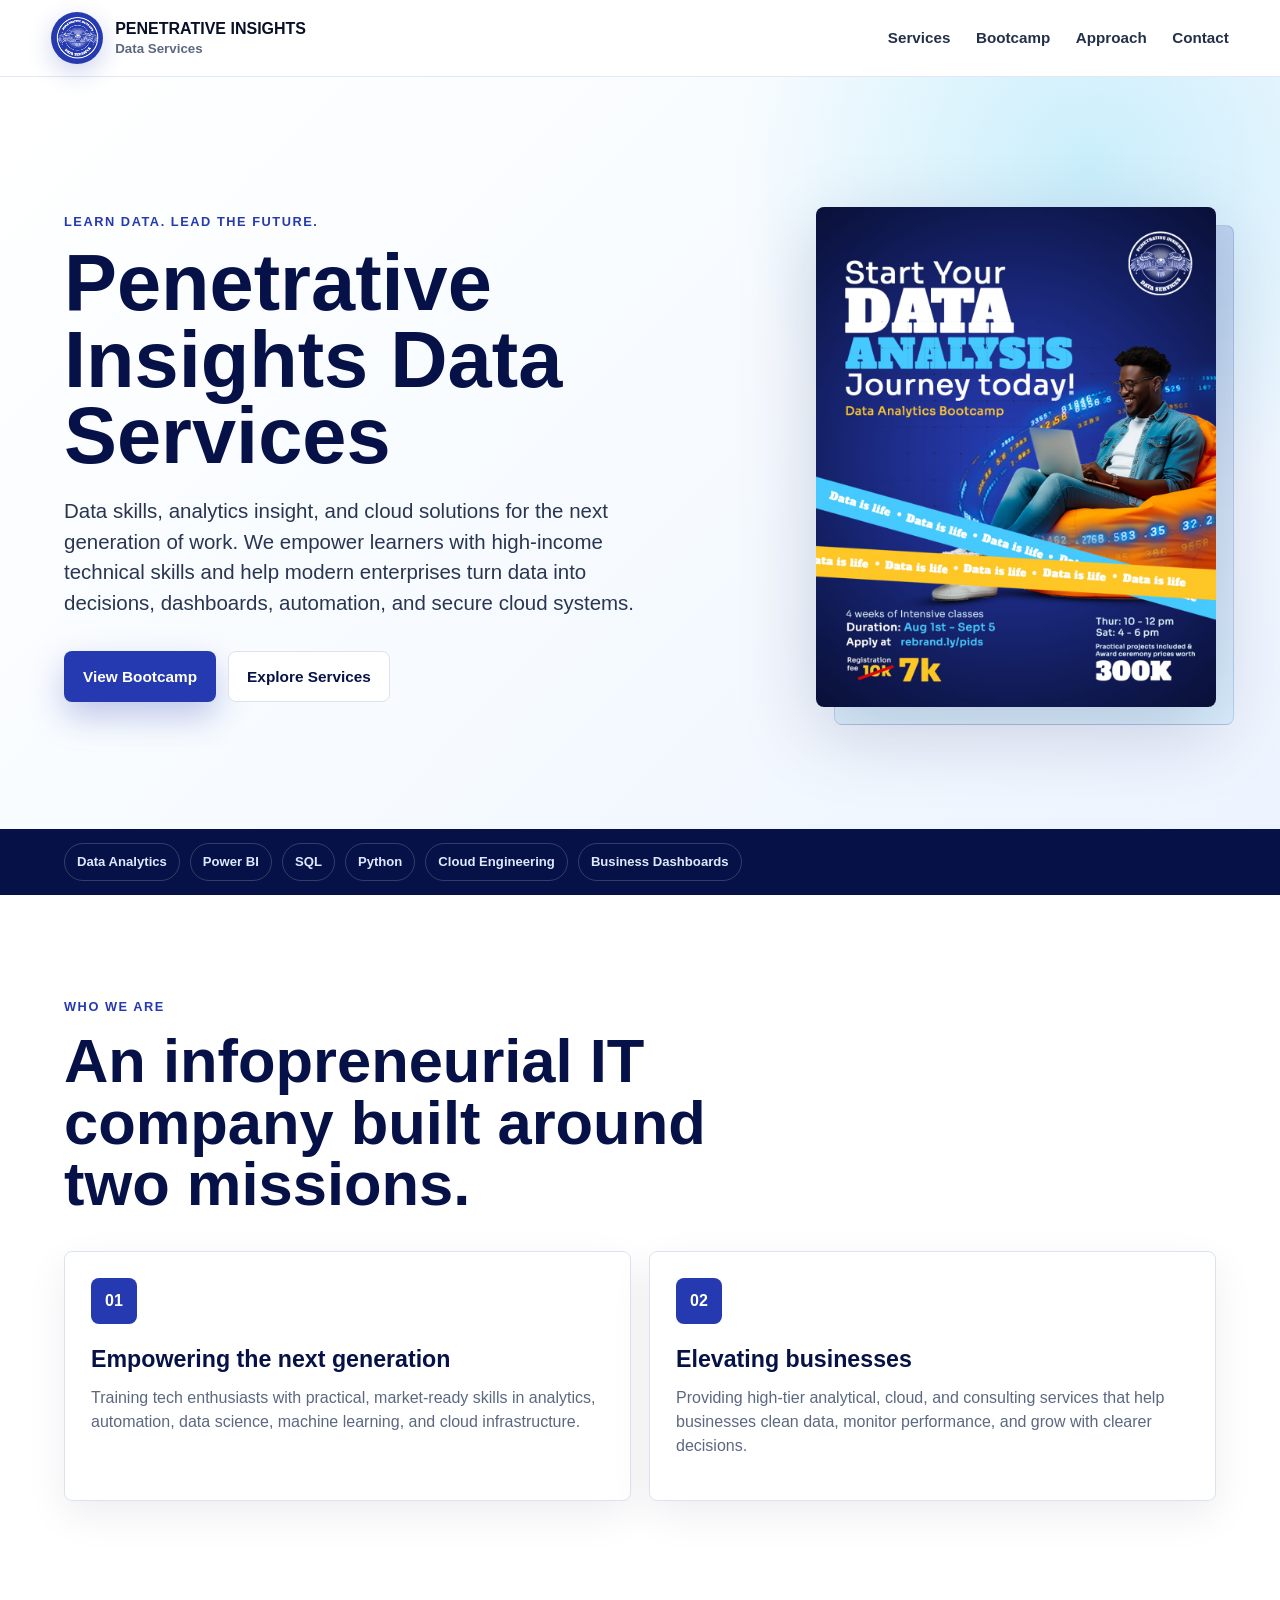
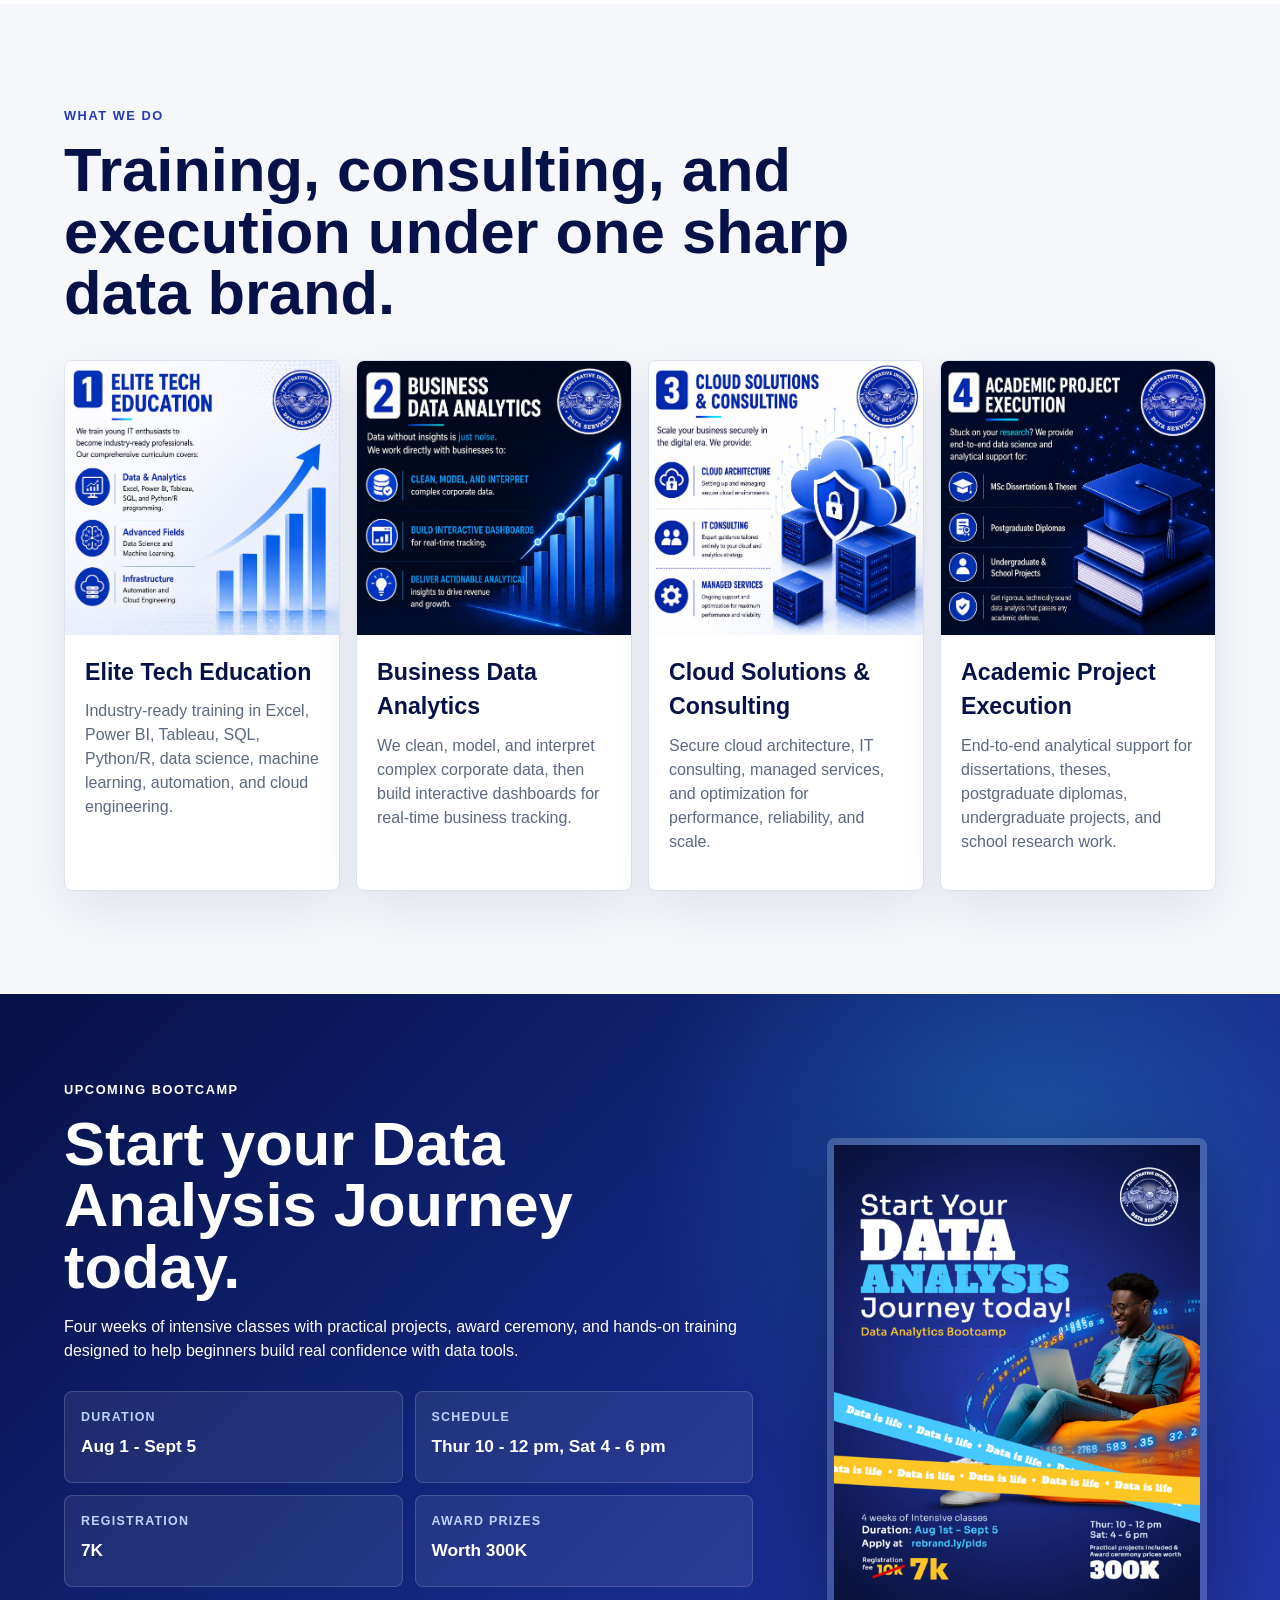
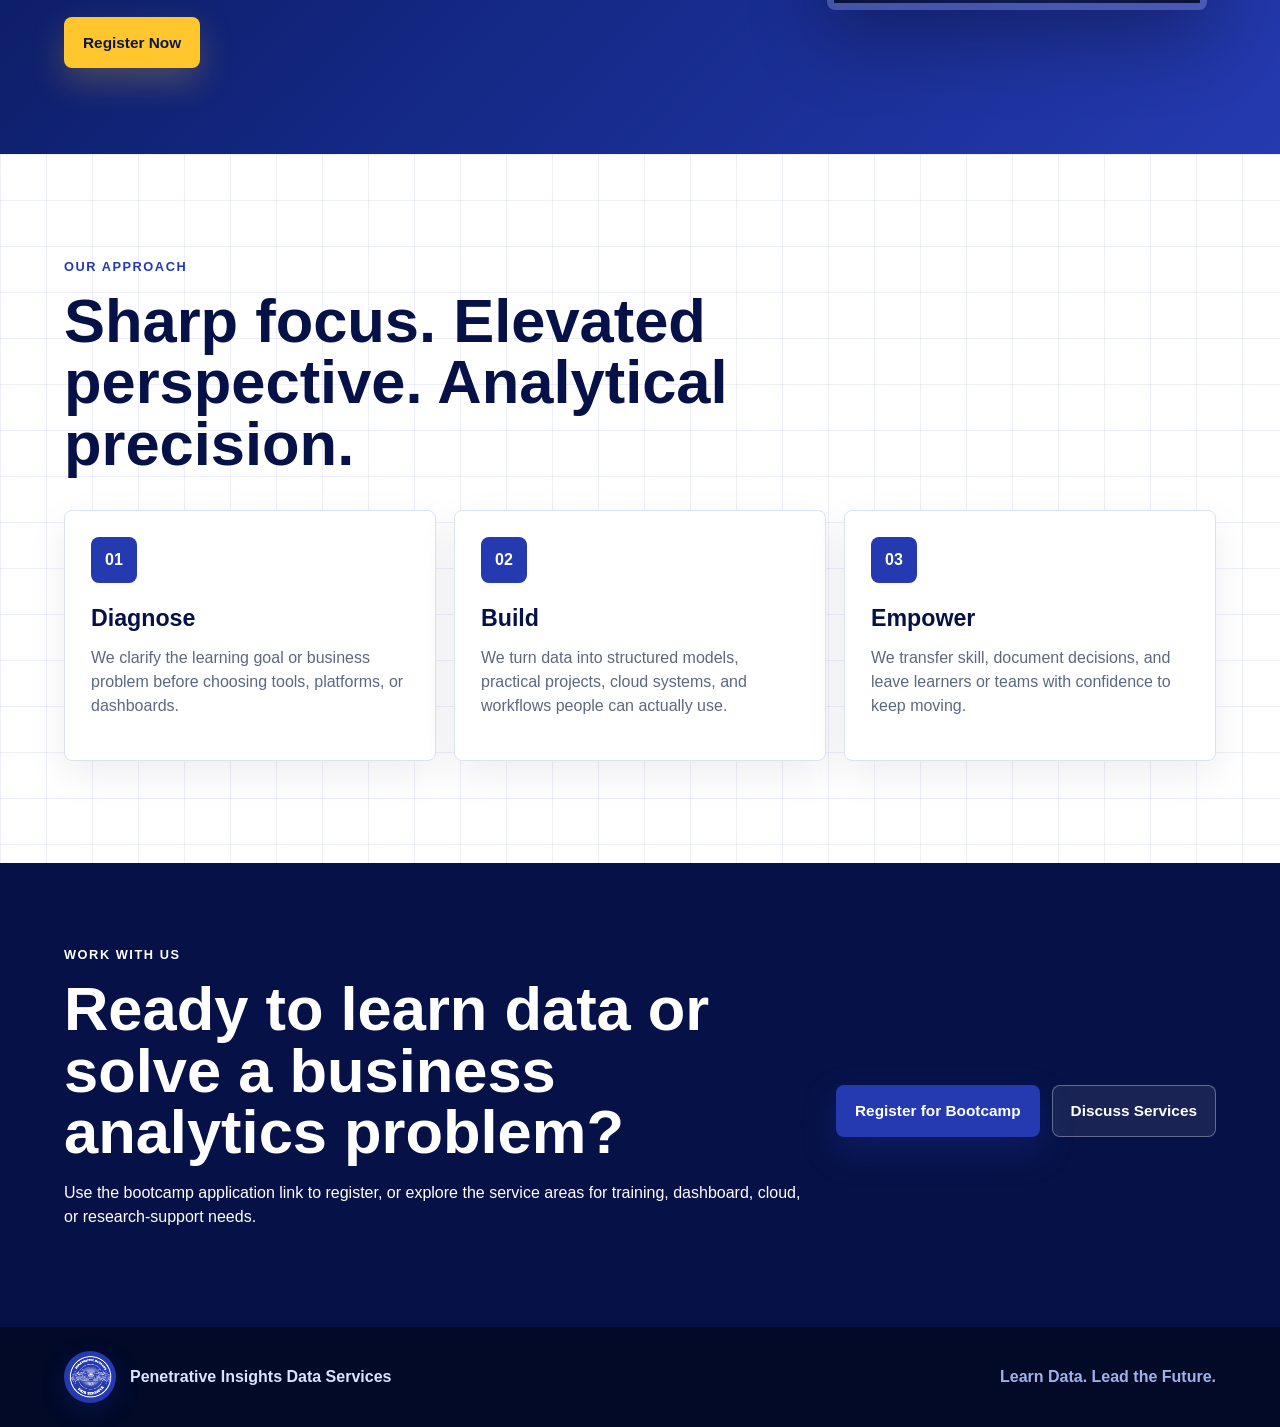
<file: index.html>
<!doctype html>
<html lang="en">
  <head>
    <meta charset="utf-8">
    <meta name="viewport" content="width=device-width, initial-scale=1">
    <meta name="description" content="Penetrative Insights Data Services trains data professionals and delivers analytics, cloud, and consulting services for growing businesses.">
    <title>Penetrative Insights Data Services</title>
    <link rel="stylesheet" href="styles.css">
    <!-- Facebook Pixel Code -->
    <script>
     !function(f,b,e,v,n,t,s)
     {if(f.fbq)return;n=f.fbq=function(){n.callMethod?
      n.callMethod.apply(n,arguments):n.queue.push(arguments)};
      if(!f._fbq)f._fbq=n;n.push=n;n.loaded=!0;n.version='2.0';
      n.queue=[];t=b.createElement(e);t.async=!0;
      t.src=v;s=b.getElementsByTagName(e)[0];
      s.parentNode.insertBefore(t,s)}(window,document,'script',
      'https://connect.facebook.net/en_US/fbevents.js');
      fbq('init', '1328304039406638'); 
      fbq('track', 'PageView');
    </script>
    <noscript>
      <img height="1" width="1" src="https://www.facebook.com/tr?id=1328304039406638&ev=PageView
      &noscript=1"/>
    </noscript>
    <!-- End Facebook Pixel Code -->

  </head>
  <body>
    <header class="site-header" data-header>
      <a class="brand" href="#home" aria-label="Penetrative Insights Data Services home">
        <img src="assets/logo.png" alt="Penetrative Insights Data Services logo">
        <span>
          <strong>Penetrative Insights</strong>
          <small>Data Services</small>
        </span>
      </a>
      <button class="nav-toggle" type="button" aria-label="Open navigation" aria-expanded="false" data-nav-toggle>
        <span></span>
        <span></span>
      </button>
      <nav class="main-nav" data-nav>
        <a href="#services">Services</a>
        <a href="#bootcamp">Bootcamp</a>
        <a href="#approach">Approach</a>
        <a href="#contact">Contact</a>
      </nav>
    </header>

    <main id="home">
      <section class="hero">
        <div class="hero-copy">
          <p class="eyebrow">Learn Data. Lead the Future.</p>
          <h1>Penetrative Insights Data Services</h1>
          <p class="hero-text">
            Data skills, analytics insight, and cloud solutions for the next generation of work. We empower learners with high-income technical skills and help modern enterprises turn data into decisions, dashboards, automation, and secure cloud systems.
          </p>
          <div class="hero-actions">
            <a class="btn primary" href="#bootcamp" target="_blank" rel="noopener" aria-label="Register for Data Analytics Bootcamp">
              View Bootcamp
            </a>
            <a class="btn secondary" href="#services" aria-label="Explore Penetrative Insights Data Services services">
              Explore Services
            </a>
          </div>
        </div>
        <div class="hero-media" aria-label="Penetrative Insights Data Services Data Analytics Bootcamp flyer preview">
          <img src="assets/bootcamp.jpeg" alt="Start your Data Analysis Journey today - Data Analytics Bootcamp flyer">
        </div>
      </section>

      <section class="ticker" aria-label="Core offerings">
        <span>Data Analytics</span>
        <span>Power BI</span>
        <span>SQL</span>
        <span>Python</span>
        <span>Cloud Engineering</span>
        <span>Business Dashboards</span>
      </section>

      <section class="section intro" id="about">
        <div class="section-heading">
          <p class="eyebrow">Who We Are</p>
          <h2>An infopreneurial IT company built around two missions.</h2>
        </div>
        <div class="mission-grid">
          <article>
            <span class="icon-badge">01</span>
            <h3>Empowering the next generation</h3>
            <p>Training tech enthusiasts with practical, market-ready skills in analytics, automation, data science, machine learning, and cloud infrastructure.</p>
          </article>
          <article>
            <span class="icon-badge">02</span>
            <h3>Elevating businesses</h3>
            <p>Providing high-tier analytical, cloud, and consulting services that help businesses clean data, monitor performance, and grow with clearer decisions.</p>
          </article>
        </div>
      </section>

      <section class="section services" id="services">
        <div class="section-heading wide">
          <p class="eyebrow">What We Do</p>
          <h2>Training, consulting, and execution under one sharp data brand.</h2>
        </div>
        <div class="service-grid">
          <article class="service-card">
            <img src="assets/education.jpeg" alt="Elite tech education service flyer">
            <div>
              <h3>Elite Tech Education</h3>
              <p>Industry-ready training in Excel, Power BI, Tableau, SQL, Python/R, data science, machine learning, automation, and cloud engineering.</p>
            </div>
          </article>
          <article class="service-card">
            <img src="assets/business-analytics.jpeg" alt="Business data analytics service flyer">
            <div>
              <h3>Business Data Analytics</h3>
              <p>We clean, model, and interpret complex corporate data, then build interactive dashboards for real-time business tracking.</p>
            </div>
          </article>
          <article class="service-card">
            <img src="assets/cloud-solutions.jpeg" alt="Cloud solutions and consulting service flyer">
            <div>
              <h3>Cloud Solutions & Consulting</h3>
              <p>Secure cloud architecture, IT consulting, managed services, and optimization for performance, reliability, and scale.</p>
            </div>
          </article>
          <article class="service-card">
            <img src="assets/academic-projects.jpeg" alt="Academic project execution service flyer">
            <div>
              <h3>Academic Project Execution</h3>
              <p>End-to-end analytical support for dissertations, theses, postgraduate diplomas, undergraduate projects, and school research work.</p>
            </div>
          </article>
        </div>
      </section>

      <section class="bootcamp-band" id="bootcamp">
        <div class="bootcamp-copy">
          <p class="eyebrow">Upcoming Bootcamp</p>
          <h2>Start your Data Analysis Journey today.</h2>
          <p>Four weeks of intensive classes with practical projects, award ceremony, and hands-on training designed to help beginners build real confidence with data tools.</p>
          <dl class="details">
            <div>
              <dt>Duration</dt>
              <dd>Aug 1 - Sept 5</dd>
            </div>
            <div>
              <dt>Schedule</dt>
              <dd>Thur 10 - 12 pm, Sat 4 - 6 pm</dd>
            </div>
            <div>
              <dt>Registration</dt>
              <dd>7K</dd>
            </div>
            <div>
              <dt>Award prizes</dt>
              <dd>Worth 300K</dd>
            </div>
          </dl>
          <a class="btn primary gold" href="https://rebrand.ly/pids" target="_blank" rel="noopener"
          onclick="fbq('track', 'SubmitApplication');">
            Register Now
          </a>
        </div>
        <img class="bootcamp-poster" src="assets/bootcamp.jpeg" alt="Data Analytics Bootcamp flyer with dates, schedule, and registration fee">
      </section>

      <section class="section approach" id="approach">
        <div class="section-heading">
          <p class="eyebrow">Our Approach</p>
          <h2>Sharp focus. Elevated perspective. Analytical precision.</h2>
        </div>
        <div class="steps">
          <article>
            <span>01</span>
            <h3>Diagnose</h3>
            <p>We clarify the learning goal or business problem before choosing tools, platforms, or dashboards.</p>
          </article>
          <article>
            <span>02</span>
            <h3>Build</h3>
            <p>We turn data into structured models, practical projects, cloud systems, and workflows people can actually use.</p>
          </article>
          <article>
            <span>03</span>
            <h3>Empower</h3>
            <p>We transfer skill, document decisions, and leave learners or teams with confidence to keep moving.</p>
          </article>
        </div>
      </section>

      <section class="contact" id="contact">
        <div>
          <p class="eyebrow">Work With Us</p>
          <h2>Ready to learn data or solve a business analytics problem?</h2>
          <p>Use the bootcamp application link to register, or explore the service areas for training, dashboard, cloud, or research-support needs.</p>
        </div>
        <div class="contact-actions">
          <a class="btn primary" href="https://rebrand.ly/pids" target="_blank" rel="noopener"
          onclick="fbq('track', 'SubmitApplication');">
            Register for Bootcamp
          </a>
          <a class="btn secondary light" href="contact.html">
            Discuss Services
          </a>
        </div>
      </section>
    </main>

    <footer>
      <img src="assets/logo.png" alt="">
      <p>Penetrative Insights Data Services</p>
      <p>Learn Data. Lead the Future.</p>
    </footer>

    <script src="script.js"></script>
  </body>
</html>
</file>
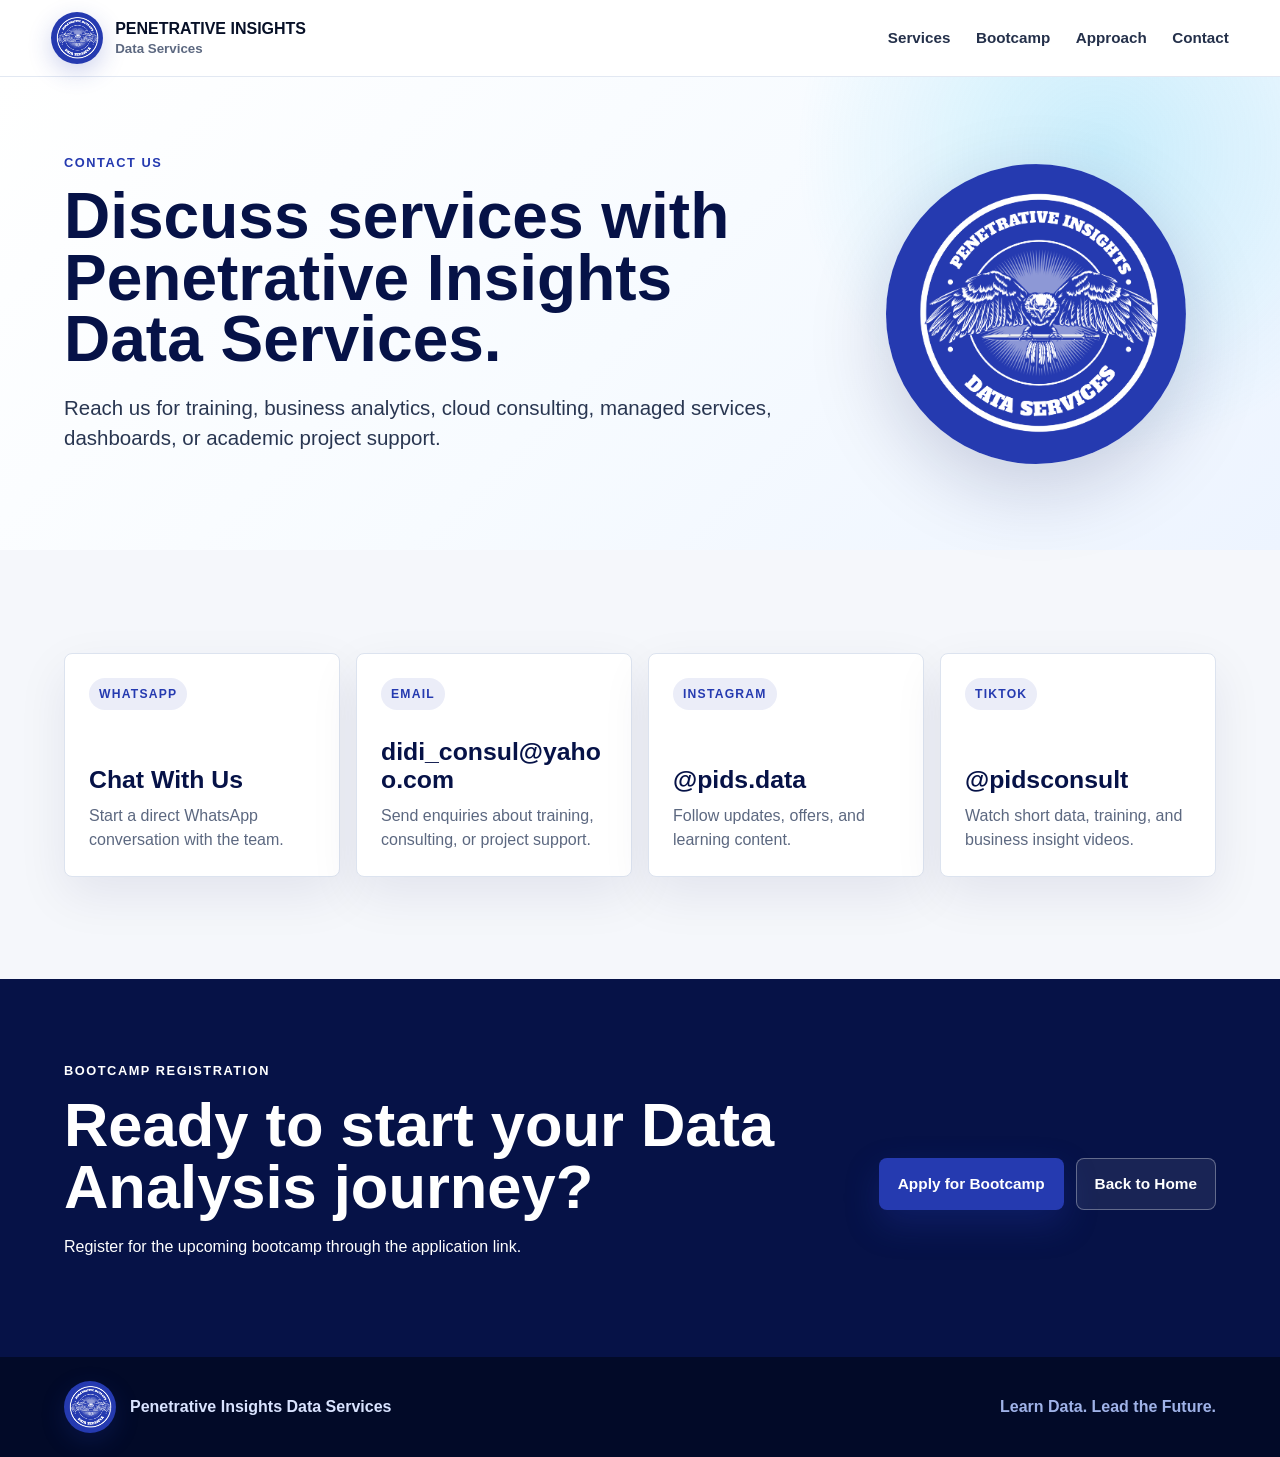
<file: contact.html>
<!doctype html>
<html lang="en">
  <head>
    <meta charset="utf-8">
    <meta name="viewport" content="width=device-width, initial-scale=1">
    <meta name="description" content="Contact Penetrative Insights Data Services on social media, email, or WhatsApp.">
    <title>Contact | Penetrative Insights Data Services</title>
    <link rel="stylesheet" href="styles.css">
  </head>
  <body>
    <header class="site-header" data-header>
      <a class="brand" href="index.html#home" aria-label="Penetrative Insights Data Services home">
        <img src="assets/logo.png" alt="Penetrative Insights Data Services logo">
        <span>
          <strong>Penetrative Insights</strong>
          <small>Data Services</small>
        </span>
      </a>
      <button class="nav-toggle" type="button" aria-label="Open navigation" aria-expanded="false" data-nav-toggle>
        <span></span>
        <span></span>
      </button>
      <nav class="main-nav" data-nav>
        <a href="index.html#services">Services</a>
        <a href="index.html#bootcamp">Bootcamp</a>
        <a href="index.html#approach">Approach</a>
        <a href="contact.html">Contact</a>
      </nav>
    </header>

    <main>
      <section class="contact-hero contact-page-hero">
        <div>
          <p class="eyebrow">Contact Us</p>
          <h1>Discuss services with Penetrative Insights Data Services.</h1>
          <p class="hero-text">Reach us for training, business analytics, cloud consulting, managed services, dashboards, or academic project support.</p>
        </div>
        <img src="assets/logo.png" alt="Penetrative Insights Data Services logo">
      </section>

      <section class="section contact-directory" aria-label="Company contact links">
        <a class="contact-card" href="https://wa.me/message/CQHK5QOMEAGYG1" target="_blank" rel="noopener">
          <span>WhatsApp</span>
          <div>
            <strong>Chat With Us</strong>
            <p>Start a direct WhatsApp conversation with the team.</p>
          </div>
        </a>
        <a class="contact-card" href="mailto:didi_consul@yahoo.com">
          <span>Email</span>
          <div>
            <strong>didi_consul@yahoo.com</strong>
            <p>Send enquiries about training, consulting, or project support.</p>
          </div>
        </a>
        <a class="contact-card" href="https://www.instagram.com/pids.data?igsh=MTJpZWkxc3R6N3F3dA==" target="_blank" rel="noopener">
          <span>Instagram</span>
          <div>
            <strong>@pids.data</strong>
            <p>Follow updates, offers, and learning content.</p>
          </div>
        </a>
        <a class="contact-card" href="https://www.tiktok.com/@pidsconsult?_r=1&_t=ZS-97P6V7a5Ri6" target="_blank" rel="noopener">
          <span>TikTok</span>
          <div>
            <strong>@pidsconsult</strong>
            <p>Watch short data, training, and business insight videos.</p>
          </div>
        </a>
      </section>

      <section class="contact return-band">
        <div>
          <p class="eyebrow">Bootcamp Registration</p>
          <h2>Ready to start your Data Analysis journey?</h2>
          <p>Register for the upcoming bootcamp through the application link.</p>
        </div>
        <div class="contact-actions">
          <a class="btn primary" href="https://rebrand.ly/pids" target="_blank" rel="noopener">Apply for Bootcamp</a>
          <a class="btn secondary light" href="index.html">Back to Home</a>
        </div>
      </section>
    </main>

    <footer>
      <img src="assets/logo.png" alt="">
      <p>Penetrative Insights Data Services</p>
      <p>Learn Data. Lead the Future.</p>
    </footer>

    <script src="script.js"></script>
  </body>
</html>
</file>
<file: styles.css>
:root {
  --blue: #253ab0;
  --blue-dark: #061247;
  --ink: #071027;
  --muted: #5c6880;
  --line: #dce3ef;
  --mist: #eaeaea;
  --sky: #2fc4ef;
  --gold: #ffc62e;
  --white: #ffffff;
  --shadow: 0 24px 80px rgba(6, 18, 71, .18);
}

* {
  box-sizing: border-box;
}

html {
  scroll-behavior: smooth;
}

body {
  margin: 0;
  color: var(--ink);
  font-family: Arial, Helvetica, sans-serif;
  background: var(--white);
  line-height: 1.5;
}

img {
  display: block;
  max-width: 100%;
}

a {
  color: inherit;
  text-decoration: none;
}

.site-header {
  position: sticky;
  z-index: 20;
  top: 0;
  display: flex;
  align-items: center;
  justify-content: space-between;
  min-height: 76px;
  padding: 12px clamp(18px, 4vw, 56px);
  border-bottom: 1px solid rgba(220, 227, 239, .82);
  background: rgba(255, 255, 255, .92);
  backdrop-filter: blur(18px);
}

.brand {
  display: inline-flex;
  align-items: center;
  gap: 12px;
}

.brand img,
footer img {
  width: 52px;
  height: 52px;
  border-radius: 50%;
  object-fit: cover;
  box-shadow: 0 8px 24px rgba(37, 58, 176, .22);
}

.brand strong {
  display: block;
  max-width: 260px;
  font-size: 1rem;
  font-weight: 900;
  letter-spacing: 0;
  text-transform: uppercase;
}

.brand small {
  display: block;
  margin-top: -2px;
  color: var(--muted);
  font-weight: 700;
}

.main-nav {
  display: flex;
  align-items: center;
  gap: clamp(14px, 2vw, 28px);
  color: #24304a;
  font-size: .95rem;
  font-weight: 800;
}

.main-nav a {
  position: relative;
  padding: 10px 0;
}

.main-nav a::after {
  position: absolute;
  right: 0;
  bottom: 4px;
  left: 0;
  height: 3px;
  border-radius: 999px;
  background: linear-gradient(90deg, var(--blue), var(--sky));
  content: "";
  opacity: 0;
  transform: scaleX(.45);
  transition: .2s ease;
}

.main-nav a:hover::after,
.main-nav a:focus-visible::after {
  opacity: 1;
  transform: scaleX(1);
}

.nav-toggle {
  display: none;
  width: 44px;
  height: 44px;
  place-items: center;
  border: 1px solid var(--line);
  border-radius: 8px;
  background: var(--white);
}

.nav-toggle span {
  display: block;
  width: 20px;
  height: 2px;
  margin: 3px 0;
  background: var(--blue-dark);
}

.hero {
  display: grid;
  grid-template-columns: minmax(0, 1.02fr) minmax(330px, .78fr);
  align-items: center;
  gap: clamp(28px, 5vw, 70px);
  min-height: min(760px, calc(92vh - 76px));
  padding: clamp(34px, 5vw, 68px) clamp(18px, 5vw, 72px) clamp(28px, 5vw, 56px);
  overflow: hidden;
  background:
    radial-gradient(circle at 85% 12%, rgba(47, 196, 239, .22), transparent 28%),
    linear-gradient(135deg, #ffffff 0%, #f7fbff 48%, #edf4ff 100%);
}

.hero-copy {
  max-width: 780px;
}

.eyebrow {
  margin: 0 0 14px;
  color: var(--blue);
  font-size: .8rem;
  font-weight: 900;
  letter-spacing: .12em;
  text-transform: uppercase;
}

h1,
h2,
h3,
p {
  margin-top: 0;
}

h1 {
  margin-bottom: 22px;
  max-width: 920px;
  color: var(--blue-dark);
  font-size: clamp(2.7rem, 6.2vw, 5.45rem);
  font-weight: 900;
  line-height: .96;
  letter-spacing: 0;
}

.hero-text {
  max-width: 720px;
  color: #293651;
  font-size: clamp(1.02rem, 1.7vw, 1.28rem);
}

.hero-actions,
.contact-actions {
  display: flex;
  flex-wrap: wrap;
  gap: 12px;
  margin-top: 32px;
}

.btn {
  display: inline-flex;
  align-items: center;
  justify-content: center;
  min-height: 48px;
  padding: 13px 18px;
  border: 1px solid transparent;
  border-radius: 8px;
  font-size: .96rem;
  font-weight: 900;
  transition: .2s ease;
}

.btn.primary {
  color: var(--white);
  background: var(--blue);
  box-shadow: 0 14px 34px rgba(37, 58, 176, .28);
}

.btn.primary:hover,
.btn.primary:focus-visible {
  transform: translateY(-2px);
  background: #172b95;
}

.btn.secondary {
  color: var(--blue-dark);
  border-color: var(--line);
  background: var(--white);
}

.btn.secondary:hover,
.btn.secondary:focus-visible {
  border-color: rgba(37, 58, 176, .36);
  transform: translateY(-2px);
}

.btn.gold {
  color: #0a1747;
  background: var(--gold);
  box-shadow: 0 14px 34px rgba(255, 198, 46, .24);
}

.btn.gold:hover,
.btn.gold:focus-visible {
  background: #ffb800;
}

.btn.light {
  color: var(--white);
  border-color: rgba(255, 255, 255, .32);
  background: rgba(255, 255, 255, .08);
}

.hero-media {
  position: relative;
  justify-self: end;
  width: min(400px, 100%);
}

.hero-media::before {
  position: absolute;
  inset: 18px -18px -18px 18px;
  border: 1px solid rgba(37, 58, 176, .16);
  border-radius: 8px;
  background: linear-gradient(180deg, rgba(37, 58, 176, .16), rgba(47, 196, 239, .10));
  content: "";
}

.hero-media img {
  position: relative;
  aspect-ratio: 4 / 5;
  width: 100%;
  border-radius: 8px;
  object-fit: cover;
  box-shadow: var(--shadow);
}

.ticker {
  display: flex;
  gap: 10px;
  padding: 14px clamp(18px, 5vw, 72px);
  overflow-x: auto;
  color: var(--white);
  background: var(--blue-dark);
}

.ticker span {
  flex: 0 0 auto;
  padding: 8px 12px;
  border: 1px solid rgba(255, 255, 255, .18);
  border-radius: 999px;
  color: #dfe8ff;
  font-size: .82rem;
  font-weight: 800;
}

.section {
  padding: clamp(62px, 8vw, 112px) clamp(18px, 5vw, 72px);
}

.section-heading {
  max-width: 760px;
  margin-bottom: 36px;
}

.section-heading.wide {
  max-width: 900px;
}

h2 {
  margin-bottom: 18px;
  color: var(--blue-dark);
  font-size: clamp(2rem, 4.8vw, 4.35rem);
  font-weight: 900;
  line-height: 1;
  letter-spacing: 0;
}

h3 {
  margin-bottom: 10px;
  color: var(--blue-dark);
  font-size: clamp(1.15rem, 2vw, 1.45rem);
  font-weight: 900;
}

.mission-grid {
  display: grid;
  grid-template-columns: repeat(2, minmax(0, 1fr));
  gap: 18px;
}

.mission-grid article,
.steps article {
  padding: 26px;
  border: 1px solid var(--line);
  border-radius: 8px;
  background: var(--white);
  box-shadow: 0 14px 42px rgba(6, 18, 71, .07);
}

.mission-grid p,
.service-card p,
.steps p,
.bootcamp-copy p,
.contact p {
  color: var(--muted);
}

.icon-badge,
.steps span {
  display: inline-grid;
  width: 46px;
  height: 46px;
  margin-bottom: 18px;
  place-items: center;
  border-radius: 8px;
  color: var(--white);
  background: var(--blue);
  font-weight: 900;
}

.services {
  background: #f5f7fb;
}

.service-grid {
  display: grid;
  grid-template-columns: repeat(4, minmax(0, 1fr));
  gap: 16px;
}

.service-card {
  overflow: hidden;
  border: 1px solid var(--line);
  border-radius: 8px;
  background: var(--white);
  box-shadow: 0 18px 50px rgba(6, 18, 71, .08);
}

.service-card img {
  aspect-ratio: 1 / 1;
  width: 100%;
  object-fit: cover;
}

.service-card div {
  padding: 20px;
}

.bootcamp-band {
  display: grid;
  grid-template-columns: minmax(0, .95fr) minmax(300px, .55fr);
  align-items: center;
  gap: clamp(28px, 5vw, 76px);
  padding: clamp(54px, 7vw, 86px) clamp(18px, 5vw, 72px);
  color: var(--white);
  background:
    radial-gradient(circle at 80% 22%, rgba(47, 196, 239, .26), transparent 32%),
    linear-gradient(135deg, #061247, #142885 55%, #253ab0);
}

.bootcamp-band .eyebrow,
.bootcamp-band h2,
.bootcamp-band p,
.contact .eyebrow,
.contact h2,
.contact p {
  color: var(--white);
}

.bootcamp-copy {
  max-width: 760px;
}

.details {
  display: grid;
  grid-template-columns: repeat(2, minmax(0, 1fr));
  gap: 12px;
  margin: 28px 0 30px;
}

.details div {
  min-height: 92px;
  padding: 16px;
  border: 1px solid rgba(255, 255, 255, .16);
  border-radius: 8px;
  background: rgba(255, 255, 255, .08);
}

.details dt {
  color: #b9d5ff;
  font-size: .78rem;
  font-weight: 900;
  letter-spacing: .1em;
  text-transform: uppercase;
}

.details dd {
  margin: 7px 0 0;
  font-size: 1.08rem;
  font-weight: 900;
}

.bootcamp-poster {
  width: min(380px, 100%);
  border: 7px solid rgba(255, 255, 255, .18);
  border-radius: 8px;
  justify-self: center;
  box-shadow: 0 26px 80px rgba(0, 0, 0, .32);
}

.approach {
  background:
    linear-gradient(90deg, rgba(37, 58, 176, .08) 1px, transparent 1px),
    linear-gradient(180deg, rgba(37, 58, 176, .08) 1px, transparent 1px);
  background-size: 46px 46px;
}

.steps {
  display: grid;
  grid-template-columns: repeat(3, minmax(0, 1fr));
  gap: 18px;
}

.contact {
  display: grid;
  grid-template-columns: minmax(0, 1fr) auto;
  align-items: center;
  gap: 28px;
  padding: clamp(50px, 7vw, 82px) clamp(18px, 5vw, 72px);
  color: var(--white);
  background: var(--blue-dark);
}

.contact h2 {
  max-width: 850px;
}

.contact-hero {
  display: grid;
  grid-template-columns: minmax(0, 1fr) minmax(220px, 360px);
  align-items: center;
  gap: clamp(28px, 6vw, 82px);
  padding: clamp(44px, 6vw, 76px) clamp(18px, 5vw, 72px);
  background:
    radial-gradient(circle at 86% 16%, rgba(47, 196, 239, .22), transparent 26%),
    linear-gradient(135deg, #ffffff 0%, #f7fbff 50%, #edf4ff 100%);
}

.contact-hero h1 {
  max-width: 880px;
  font-size: clamp(2.3rem, 5vw, 4.65rem);
}

.contact-hero img {
  width: min(300px, 100%);
  justify-self: center;
  border-radius: 50%;
  box-shadow: var(--shadow);
}

.contact-directory {
  display: grid;
  grid-template-columns: repeat(4, minmax(0, 1fr));
  gap: 16px;
  background: #f5f7fb;
}

.contact-card {
  display: flex;
  min-width: 0;
  min-height: 220px;
  flex-direction: column;
  justify-content: space-between;
  padding: 24px;
  border: 1px solid var(--line);
  border-radius: 8px;
  background: var(--white);
  box-shadow: 0 18px 50px rgba(6, 18, 71, .08);
  transition: .2s ease;
}

.contact-card > div {
  min-width: 0;
}

.contact-card:hover,
.contact-card:focus-visible {
  border-color: rgba(37, 58, 176, .36);
  transform: translateY(-3px);
}

.contact-card span {
  width: fit-content;
  padding: 7px 10px;
  border-radius: 999px;
  color: var(--blue);
  background: rgba(37, 58, 176, .09);
  font-size: .76rem;
  font-weight: 900;
  letter-spacing: .1em;
  text-transform: uppercase;
}

.contact-card strong {
  display: block;
  margin: 28px 0 10px;
  color: var(--blue-dark);
  font-size: clamp(1.18rem, 2vw, 1.55rem);
  line-height: 1.12;
  overflow-wrap: anywhere;
  word-break: break-word;
}

.contact-card p {
  margin: 0;
  color: var(--muted);
  overflow-wrap: break-word;
}

.return-band {
  margin-top: 0;
}

footer {
  display: flex;
  flex-wrap: wrap;
  align-items: center;
  gap: 14px;
  padding: 24px clamp(18px, 5vw, 72px);
  color: #d9e3ff;
  background: #020a28;
}

footer p {
  margin: 0;
  font-weight: 800;
}

footer p:last-child {
  margin-left: auto;
  color: #9fb2e8;
}

@media (max-width: 1060px) {
  .service-grid {
    grid-template-columns: repeat(2, minmax(0, 1fr));
  }

  .contact-directory {
    grid-template-columns: repeat(2, minmax(0, 1fr));
  }

  .hero {
    grid-template-columns: 1fr;
    min-height: auto;
  }

  .hero-media {
    justify-self: start;
    width: min(520px, 100%);
  }
}

@media (max-width: 820px) {
  .nav-toggle {
    display: grid;
  }

  .main-nav {
    position: fixed;
    top: 76px;
    right: 14px;
    left: 14px;
    display: grid;
    gap: 2px;
    padding: 12px;
    border: 1px solid var(--line);
    border-radius: 8px;
    background: var(--white);
    box-shadow: var(--shadow);
    opacity: 0;
    pointer-events: none;
    transform: translateY(-8px);
  }

  .main-nav.is-open {
    opacity: 1;
    pointer-events: auto;
    transform: translateY(0);
  }

  .main-nav a {
    padding: 13px 12px;
  }

  .mission-grid,
  .steps,
  .bootcamp-band,
  .contact,
  .contact-hero {
    grid-template-columns: 1fr;
  }

  .contact-hero {
    gap: 24px;
    text-align: left;
  }

  .contact-hero img {
    width: 172px;
    justify-self: start;
  }

  .contact-actions {
    margin-top: 0;
  }

  footer p:last-child {
    width: 100%;
    margin-left: 0;
  }
}

@media (max-width: 620px) {
  .site-header {
    min-height: 68px;
    padding: 10px 14px;
  }

  .brand {
    gap: 9px;
  }

  .brand img,
  footer img {
    width: 44px;
    height: 44px;
  }

  .brand strong {
    max-width: 170px;
    font-size: .78rem;
    line-height: 1.05;
  }

  .brand small {
    font-size: .72rem;
  }

  .hero-actions,
  .contact-actions {
    flex-direction: column;
    align-items: stretch;
  }

  .service-grid,
  .contact-directory,
  .details {
    grid-template-columns: 1fr;
  }

  .section,
  .hero,
  .bootcamp-band,
  .contact,
  .contact-hero {
    padding-right: 16px;
    padding-left: 16px;
  }

  .contact-hero {
    padding-top: 30px;
    padding-bottom: 34px;
  }

  .contact-hero h1 {
    font-size: clamp(2.05rem, 11vw, 3.2rem);
  }

  .contact-hero .hero-text {
    font-size: 1rem;
  }

  .contact-hero img {
    width: 128px;
  }

  .contact-directory {
    gap: 12px;
    padding-top: 28px;
    padding-bottom: 34px;
  }

  .contact-card {
    min-height: auto;
    padding: 18px;
  }

  .contact-card strong {
    margin-top: 18px;
    font-size: clamp(1.25rem, 7vw, 1.75rem);
  }

  .return-band {
    padding-top: 34px;
    padding-bottom: 38px;
  }

  h1 {
    font-size: clamp(2.5rem, 13vw, 4rem);
  }

  h2 {
    font-size: clamp(1.85rem, 11vw, 3.2rem);
  }

  .hero-media::before {
    display: none;
  }
}

@media (max-width: 380px) {
  .brand strong {
    max-width: 140px;
    font-size: .72rem;
  }

  .nav-toggle {
    width: 40px;
    height: 40px;
  }
}
</file>
